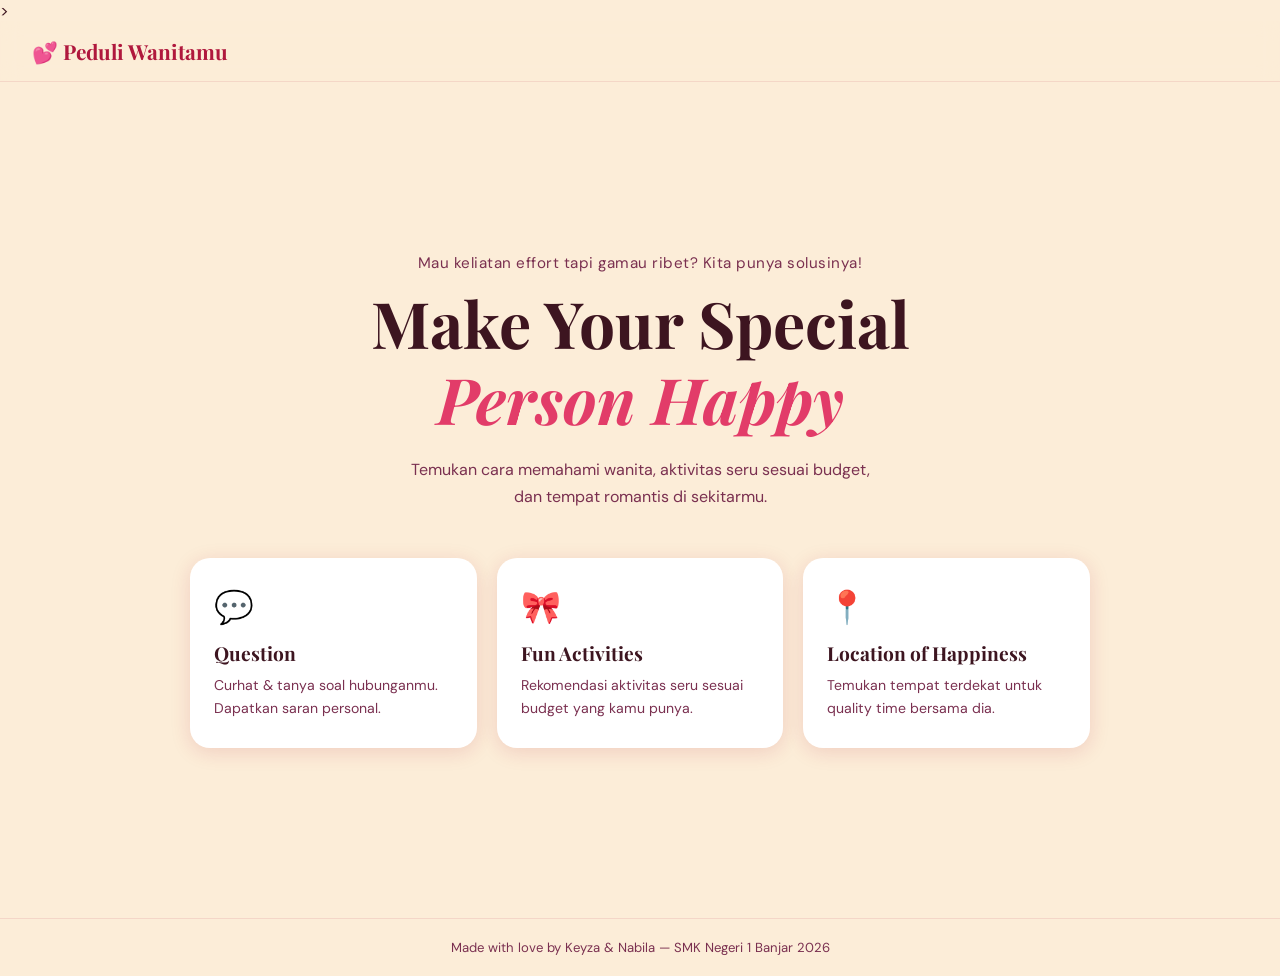
<file: index.html>
<!DOCTYPE html>
<html lang="id">
<head>
  <meta charset="UTF-8" />
  <meta name="viewport" content="width=device-width, initial-scale=1.0" />
  <title>Peduli Wanitamu</title>
  <link rel="stylesheet" href="style.css" />
  <link href="https://fonts.googleapis.com/css2?family=Playfair+Display:ital,wght@0,400;0,700;1,400&family=DM+Sans:wght@300;400;500&display=swap" rel="stylesheet" />
  <link rel="icon" href = "WhatsApp Image 2026-05-08 at 12.56.23.jpeg"
</head>
<body class="page-home">

  <!--navbar-->>
  <nav class="navbar">
    <div class="nav-logo">💕 Peduli Wanitamu</div>
    
  </nav>

  <!--judul-->
 <main class="hero">
    <div class="hero-content fade-in"> <!--animasi nongol-->

      <p class="hero-sub"> Mau keliatan effort tapi gamau ribet? Kita punya solusinya!</p>

      <h1 class="hero-title">
        Make Your Special<br /><em>Person Happy</em>
      </h1>

      <p class="hero-desc">
        Temukan cara memahami wanita, aktivitas seru sesuai budget,<br />
        dan tempat romantis di sekitarmu.
      </p>

      <!--tombol2 bwt fitur-->
      <div class="card-grid">

        <!--Question-->
        <a href="question.html" class="feature-card card-q">
          <div class="card-icon">💬</div>
          <h2>Question</h2>
          <p>Curhat & tanya soal hubunganmu. Dapatkan saran personal.</p>
        </a>

        <!--Fun Activities-->
        <a href="activities.html" class="feature-card card-a">
          <div class="card-icon">🎀</div>
          <h2>Fun Activities</h2>
          <p>Rekomendasi aktivitas seru sesuai budget yang kamu punya.</p>
        </a>

        <!--Location-->
        <a href="location.html" class="feature-card card-l">
          <div class="card-icon">📍</div>
          <h2>Location of Happiness</h2>
          <p>Temukan tempat terdekat untuk quality time bersama dia.</p>
        </a>

      </div>
    </div>
  </main>

  <!--footer-->
  <footer class="footer">
    <p>Made with love by Keyza & Nabila — SMK Negeri 1 Banjar 2026</p>
  </footer>

  <script src="script.js"></script>
</body>
</html>
</file>
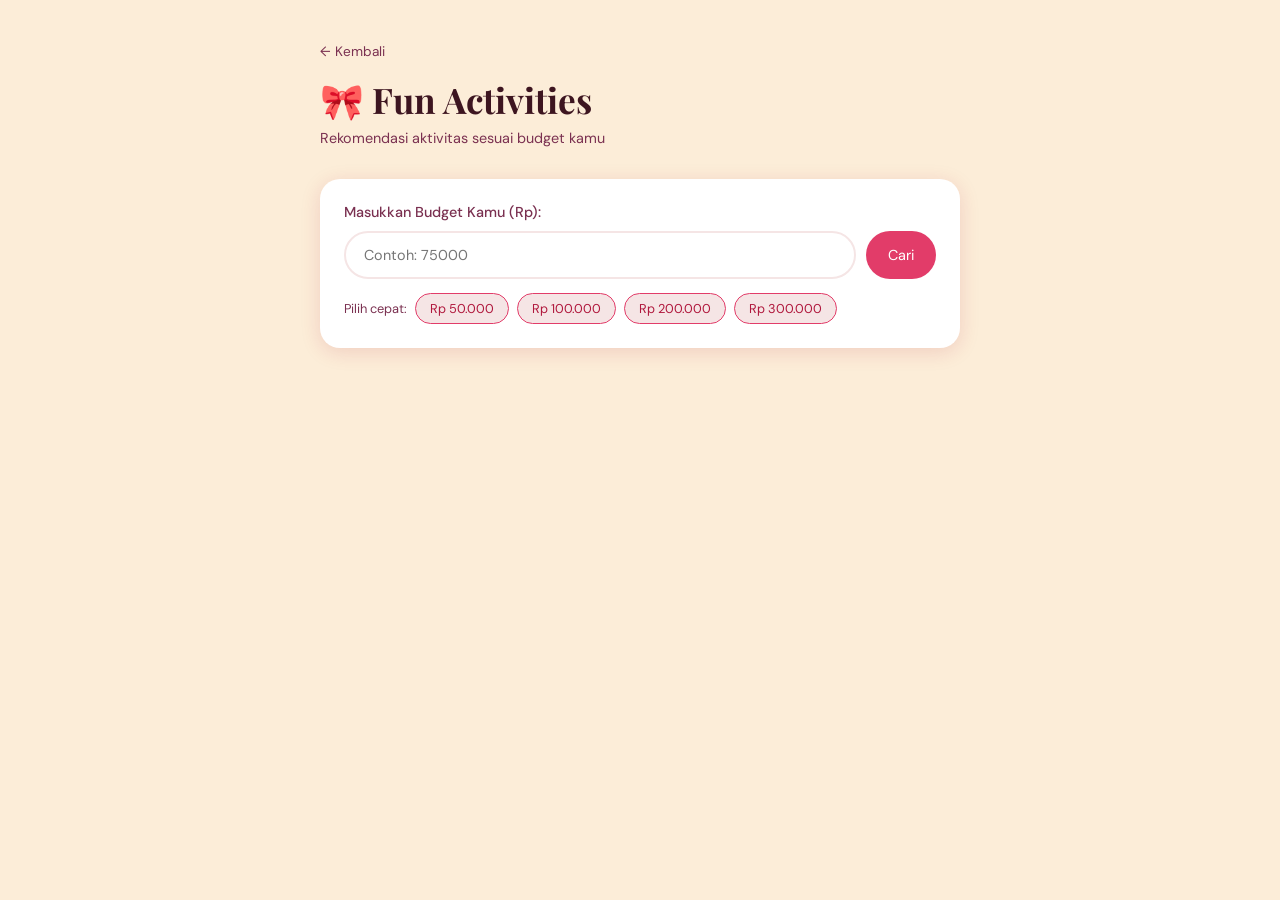
<file: activities.html>
<!DOCTYPE html>
<html lang="id">
<head>
  <meta charset="UTF-8" />
  <meta name="viewport" content="width=device-width, initial-scale=1.0" />
  <title>Fun Activities — Peduli Wanitamu</title>
  <link rel="stylesheet" href="style.css" />
  <link href="https://fonts.googleapis.com/css2?family=Playfair+Display:ital,wght@0,400;0,700;1,400&family=DM+Sans:wght@300;400;500&display=swap" rel="stylesheet" />
</head>
<body class="page-activities">

  <div class="page-wrapper fade-in">

    <div class="page-header">
      <a href="index.html" class="btn-back">← Kembali</a>
      <h1 class="page-title">🎀 Fun Activities</h1>
      <p class="page-subtitle">Rekomendasi aktivitas sesuai budget kamu</p>
    </div>

    <!--input budget===== -->
    <div class="budget-form">
      <label class="input-label">Masukkan Budget Kamu (Rp):</label>
      <div class="input-row">
        <input
          type="number"
          id="budgetInput"
          class="budget-input"
          placeholder="Contoh: 75000"
          min="0"
        />
        <!--tombol cari-->
        <button class="btn-primary" onclick="getActivities()">Cari </button>
      </div>

      <!--pilihan -->
      <div class="quick-budget">
        <span class="quick-label">Pilih cepat:</span>
        <button class="chip" onclick="setBudget(50000)">Rp 50.000</button>
        <button class="chip" onclick="setBudget(100000)">Rp 100.000</button>
        <button class="chip" onclick="setBudget(200000)">Rp 200.000</button>
        <button class="chip" onclick="setBudget(300000)">Rp 300.000</button>
      </div>
    </div>

    <div id="activityResult" class="result-area"></div>

  </div>

  <script src="script.js"></script>
</body>
</html>
</file>
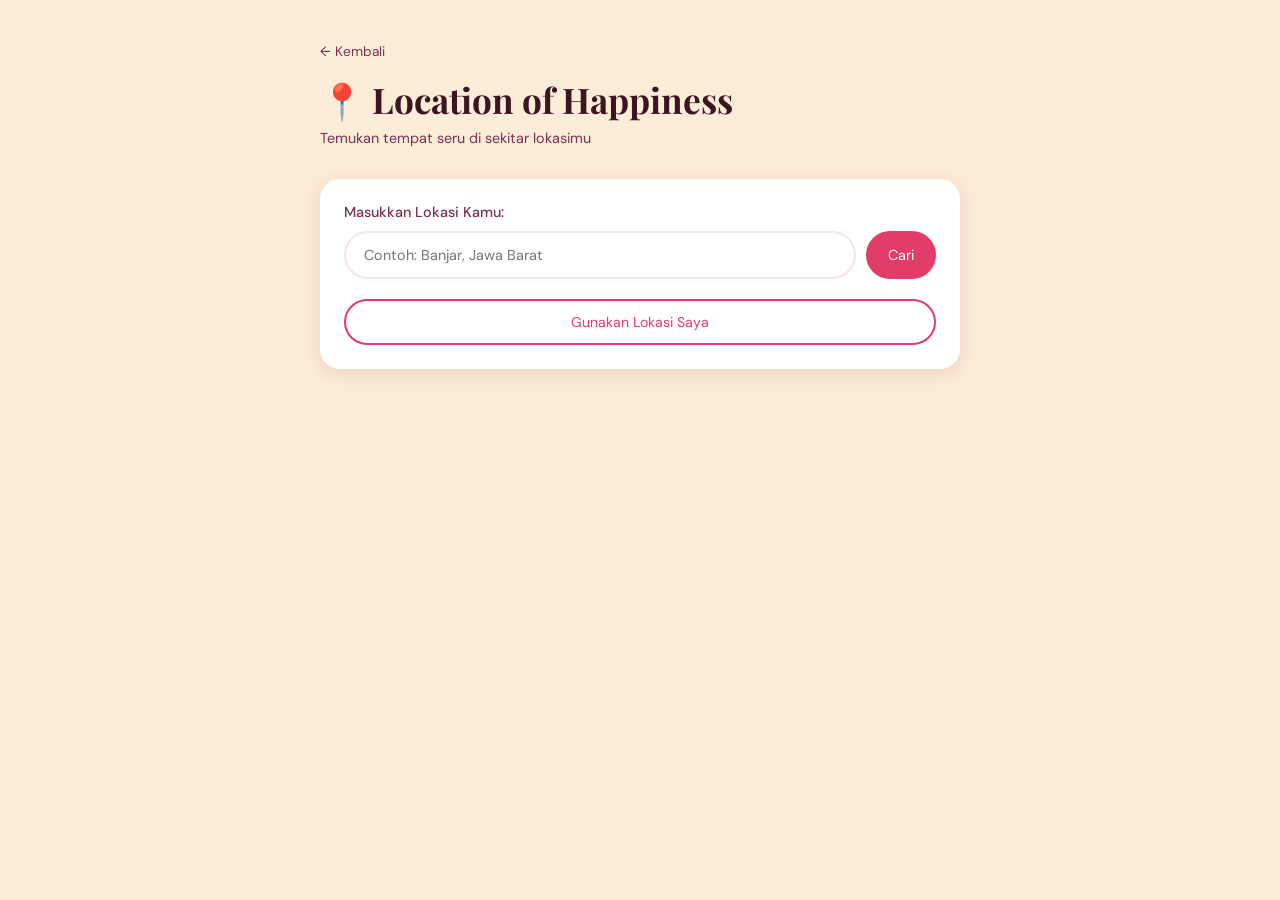
<file: location.html>
<!DOCTYPE html>
<html lang="id">
<head>
  <meta charset="UTF-8" />
  <meta name="viewport" content="width=device-width, initial-scale=1.0" />
  <title>Location of Happiness — Peduli Wanitamu</title>
  <link rel="stylesheet" href="style.css" />
  <link href="https://fonts.googleapis.com/css2?family=Playfair+Display:ital,wght@0,400;0,700;1,400&family=DM+Sans:wght@300;400;500&display=swap" rel="stylesheet" />
</head>
<body class="page-location">

  <div class="page-wrapper fade-in">

    <div class="page-header">
      <a href="index.html" class="btn-back">← Kembali</a>
      <h1 class="page-title">📍 Location of Happiness</h1>
      <p class="page-subtitle">Temukan tempat seru di sekitar lokasimu</p>
    </div>

    <!--input lokasi===== -->
    <div class="budget-form">
      <label class="input-label">Masukkan Lokasi Kamu:</label>

      <div class="input-row">
        <input
          type="text"
          id="locationInput"
          class="budget-input"
          placeholder="Contoh: Banjar, Jawa Barat"
        />
        <!--tombol cari tempat -->
        <button class="btn-primary" onclick="getLocations()">Cari </button>
      </div>

      <!--otomatis browser-->
      <button class="btn-outline" onclick="useMyLocation()"> Gunakan Lokasi Saya</button>
    </div>

    <div id="locationResult" class="result-area"></div>

  </div>

  <script src="script.js"></script>
</body>
</html>
</file>
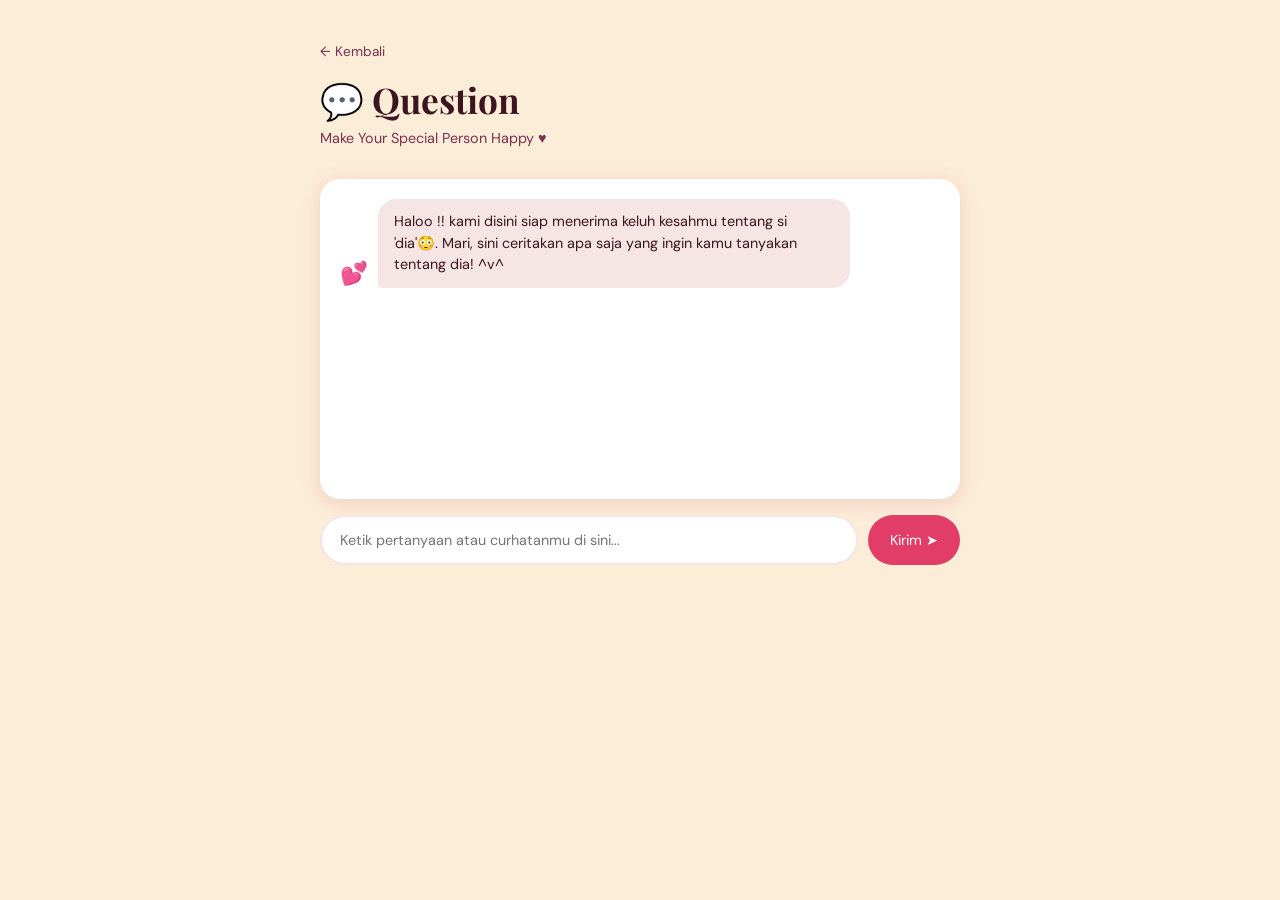
<file: question.html>
<!DOCTYPE html>
<html lang="id">
<head>
  <meta charset="UTF-8" />
  <meta name="viewport" content="width=device-width, initial-scale=1.0" />
  <title>Question — Peduli Wanitamu</title>
  <link rel="stylesheet" href="style.css" />
  <link href="https://fonts.googleapis.com/css2?family=Playfair+Display:ital,wght@0,400;0,700;1,400&family=DM+Sans:wght@300;400;500&display=swap" rel="stylesheet" />
</head>
<body class="page-question">

  <!--bg-->
  <div class="page-wrapper fade-in">

    <div class="page-header">
      <!--tombol kembali-->
      <a href="index.html" class="btn-back">← Kembali</a>
      <h1 class="page-title">💬 Question</h1>
      <p class="page-subtitle">Make Your Special Person Happy ♥</p>
    </div>

    <!--chatarea===== -->
    <div class="chat-box" id="chatBox">

      <!--bot-->
      <div class="chat-bubble bot">
        <span class="avatar">💕</span>
        <div class="bubble-text">
          Haloo !! kami disini siap menerima keluh kesahmu tentang si 'dia'😳. Mari, sini ceritakan apa saja yang ingin kamu tanyakan tentang dia! ^v^
        </div>
      </div>

    </div>

    <!--input pesan-->
    <div class="chat-input-area">
      <input
        type="text"
        id="userInput"
        class="chat-input"
        placeholder="Ketik pertanyaan atau curhatanmu di sini..."
      />
      <!--tombol kirim -->
      <button class="btn-send" onclick="sendMessage()">Kirim ➤</button>
    </div>

  <script src="script.js"></script>
</body>
</html>
</file>
<file: style.css>
:root {
  --pink-deep:   #B0183D;   /* merah-pink gelap (aksen kuat) */
  --pink-mid:    #E23C69;   /* pink medium (tombol utama) */
  --pink-soft:   #F5E5E5;   /* pink sangat muda (background card) */
  --peach:       #FFD464;   /* kuning-peach (highlight/chip) */
  --cream:       #FCEDD8;   /* cream lembut (background halaman) */
  --white:       #FFFFFF;
  --text-dark:   #3D1520;   /* teks gelap romantis */
  --text-mid:    #7A3050;   /* teks medium */
  --shadow:      rgba(176, 24, 61, 0.15);
}

/* ===== RESET & BASE ===== */
* {
  margin: 0;
  padding: 0;
  box-sizing: border-box;
}

body {
  font-family: 'DM Sans', sans-serif;
  background-color: var(--cream);
  color: var(--text-dark);
  min-height: 100vh;
  overflow-x: hidden;
}

/* ===== ANIMASI FADE IN (muncul halus saat halaman dibuka) ===== */
.fade-in {
  animation: fadeInUp 0.7s ease both;
}

@keyframes fadeInUp {
  from {
    opacity: 0;
    transform: translateY(30px);
  }
  to {
    opacity: 1;
    transform: translateY(0);
  }
}

/* ===================================
   NAVBAR
   =================================== */
.navbar {
  position: sticky;
  top: 0;
  z-index: 100;
  display: flex;
  justify-content: space-between;
  align-items: center;
  padding: 16px 32px;
  background: rgba(252, 237, 216, 0.85);  /* cream semi-transparan */
  backdrop-filter: blur(10px);            /* efek kaca */
  border-bottom: 1px solid rgba(176, 24, 61, 0.1);
}

.nav-logo {
  font-family: 'Playfair Display', serif;
  font-size: 1.3rem;
  font-weight: 700;
  color: var(--pink-deep);
}

.nav-tagline {
  font-size: 0.8rem;
  color: var(--text-mid);
  letter-spacing: 1.5px;
  text-transform: uppercase;
}

/* ===================================
   HOME PAGE — HERO SECTION
   =================================== */
.hero {
  position: relative;
  z-index: 1;
  min-height: calc(100vh - 64px);  /* tinggi penuh dikurangi navbar */
  display: flex;
  align-items: center;
  justify-content: center;
  padding: 40px 24px;
}

.hero-content {
  text-align: center;
  max-width: 900px;
  width: 100%;
}

/* Sub-judul kecil di atas judul utama */
.hero-sub {
  font-size: 0.95rem;
  color: var(--text-mid);
  margin-bottom: 12px;
  letter-spacing: 0.5px;
}

/* Judul besar */
.hero-title {
  font-family: 'Playfair Display', serif;
  font-size: clamp(2.2rem, 6vw, 4rem);  /* ukuran adaptif */
  line-height: 1.2;
  color: var(--text-dark);
  margin-bottom: 18px;
}

/* Teks italic romantis dalam judul */
.hero-title em {
  color: var(--pink-mid);
  font-style: italic;
}

.hero-desc {
  font-size: 1rem;
  color: var(--text-mid);
  line-height: 1.7;
  margin-bottom: 48px;
}

/* ===================================
   GRID 3 KARTU FITUR (HOME)
   =================================== */
.card-grid {
  display: grid;
  grid-template-columns: repeat(auto-fit, minmax(240px, 1fr));
  gap: 20px;
  text-align: left;
}

/* Kartu fitur — dasar */
.feature-card {
  background: var(--white);
  border-radius: 20px;
  padding: 28px 24px;
  text-decoration: none;
  color: var(--text-dark);
  box-shadow: 0 4px 20px var(--shadow);
  transition: transform 0.25s ease, box-shadow 0.25s ease;
  position: relative;
  overflow: hidden;
  display: block;
}

/* Ikon kartu */
.card-icon {
  font-size: 2rem;
  margin-bottom: 12px;
}

.feature-card h2 {
  font-family: 'Playfair Display', serif;
  font-size: 1.2rem;
  margin-bottom: 8px;
  color: var(--text-dark);
}

.feature-card p {
  font-size: 0.88rem;
  color: var(--text-mid);
  line-height: 1.6;
}

/* Panah di pojok bawah kanan kartu */
.card-arrow {
  display: inline-block;
  margin-top: 16px;
  font-size: 1.2rem;
  color: var(--pink-mid);
  transition: transform 0.2s;
}

.feature-card:hover .card-arrow {
  transform: translateX(5px);
}

/* ===================================
   FOOTER
   =================================== */
.footer {
  position: relative;
  z-index: 1;
  text-align: center;
  padding: 20px;
  font-size: 0.82rem;
  color: var(--text-mid);
  border-top: 1px solid rgba(176, 24, 61, 0.1);
}

/* ===================================
   PAGE WRAPPER (halaman Question,
   Activities, Location)
   =================================== */
.page-wrapper {
  position: relative;
  z-index: 1;
  max-width: 680px;
  margin: 0 auto;
  padding: 40px 20px 60px;
  min-height: 100vh;
}

/* Header tiap halaman fitur */
.page-header {
  margin-bottom: 32px;
}

/* Tombol kembali ke home */
.btn-back {
  display: inline-block;
  font-size: 0.85rem;
  color: var(--text-mid);
  text-decoration: none;
  margin-bottom: 16px;
  transition: color 0.2s;
}

.btn-back:hover {
  color: var(--pink-mid);
}

.page-title {
  font-family: 'Playfair Display', serif;
  font-size: clamp(1.6rem, 4vw, 2.2rem);
  color: var(--text-dark);
  margin-bottom: 6px;
}

.page-subtitle {
  font-size: 0.9rem;
  color: var(--text-mid);
}

/* ===================================
   HALAMAN QUESTION — CHAT UI
   =================================== */

/* Kotak area chat pesan */
.chat-box {
  background: var(--white);
  border-radius: 20px;
  padding: 20px;
  min-height: 320px;
  max-height: 420px;
  overflow-y: auto;          /* scroll jika penuh */
  display: flex;
  flex-direction: column;
  gap: 16px;
  box-shadow: 0 4px 20px var(--shadow);
  margin-bottom: 16px;
}

/* Gelembung chat — umum */
.chat-bubble {
  display: flex;
  align-items: flex-end;
  gap: 10px;
  max-width: 85%;
}

/* Gelembung dari bot (kiri) */
.chat-bubble.bot {
  align-self: flex-start;
}

/* Gelembung dari user (kanan) */
.chat-bubble.user {
  align-self: flex-end;
  flex-direction: row-reverse;
}

/* Avatar emoji */
.avatar {
  font-size: 1.4rem;
  flex-shrink: 0;
}

/* Teks di dalam gelembung */
.bubble-text {
  padding: 12px 16px;
  border-radius: 18px;
  font-size: 0.9rem;
  line-height: 1.5;
}

/* Warna gelembung bot */
.chat-bubble.bot .bubble-text {
  background: var(--pink-soft);
  color: var(--text-dark);
  border-bottom-left-radius: 4px;
}

/* Warna gelembung user */
.chat-bubble.user .bubble-text {
  background: var(--pink-mid);
  color: white;
  border-bottom-right-radius: 4px;
}

/* Area input teks + tombol kirim */
.chat-input-area {
  display: flex;
  gap: 10px;
}

.chat-input {
  flex: 1;
  padding: 14px 18px;
  border: 2px solid var(--pink-soft);
  border-radius: 50px;
  font-family: 'DM Sans', sans-serif;
  font-size: 0.9rem;
  outline: none;
  background: white;
  transition: border-color 0.2s;
}

.chat-input:focus {
  border-color: var(--pink-mid);
}

/* Tombol kirim */
.btn-send {
  padding: 14px 22px;
  background: var(--pink-mid);
  color: white;
  border: none;
  border-radius: 50px;
  font-family: 'DM Sans', sans-serif;
  font-size: 0.9rem;
  cursor: pointer;
  transition: background 0.2s, transform 0.15s;
  white-space: nowrap;
}

.btn-send:hover {
  background: var(--pink-deep);
  transform: scale(1.03);
}

.btn-send:active {
  transform: scale(0.98);
}


/* ===================================
   HALAMAN ACTIVITIES & LOCATION
   Form input budget / lokasi
   =================================== */
.budget-form {
  background: white;
  border-radius: 20px;
  padding: 24px;
  box-shadow: 0 4px 20px var(--shadow);
  margin-bottom: 24px;
}

.input-label {
  display: block;
  font-size: 0.9rem;
  color: var(--text-mid);
  margin-bottom: 10px;
  font-weight: 500;
}

/* Row input + tombol cari dalam satu baris */
.input-row {
  display: flex;
  gap: 10px;
  margin-bottom: 14px;
}

/* Input angka/teks */
.budget-input {
  flex: 1;
  padding: 13px 18px;
  border: 2px solid var(--pink-soft);
  border-radius: 50px;
  font-family: 'DM Sans', sans-serif;
  font-size: 0.9rem;
  outline: none;
  transition: border-color 0.2s;
}

.budget-input:focus {
  border-color: var(--pink-mid);
}

/* Tombol utama (Cari) */
.btn-primary {
  padding: 13px 22px;
  background: var(--pink-mid);
  color: white;
  border: none;
  border-radius: 50px;
  font-family: 'DM Sans', sans-serif;
  font-size: 0.9rem;
  cursor: pointer;
  transition: background 0.2s, transform 0.15s;
  white-space: nowrap;
}

.btn-primary:hover {
  background: var(--pink-deep);
  transform: scale(1.03);
}

/* Tombol outline (gunakan lokasi saya) */
.btn-outline {
  width: 100%;
  padding: 12px;
  background: transparent;
  border: 2px solid var(--pink-mid);
  color: var(--pink-mid);
  border-radius: 50px;
  font-family: 'DM Sans', sans-serif;
  font-size: 0.88rem;
  cursor: pointer;
  transition: background 0.2s, color 0.2s;
  margin-top: 6px;
}

.btn-outline:hover {
  background: var(--pink-soft);
}

/* Chip budget cepat */
.quick-budget {
  display: flex;
  flex-wrap: wrap;
  gap: 8px;
  align-items: center;
}

.quick-label {
  font-size: 0.8rem;
  color: var(--text-mid);
}

.chip {
  padding: 6px 14px;
  background: var(--pink-soft);
  border: 1.5px solid var(--pink-mid);
  border-radius: 50px;
  font-size: 0.8rem;
  color: var(--pink-deep);
  cursor: pointer;
  transition: background 0.2s;
  font-family: 'DM Sans', sans-serif;
}

.chip:hover {
  background: var(--peach);
}

/* ===================================
   AREA HASIL REKOMENDASI (cards)
   =================================== */
.result-area {
  display: flex;
  flex-direction: column;
  gap: 16px;
}

/* Card hasil satu item */
.result-card {
  background: white;
  border-radius: 18px;
  padding: 20px 22px;
  box-shadow: 0 4px 16px var(--shadow);
  border-left: 4px solid var(--pink-mid);
  animation: fadeInUp 0.4s ease both;
  display: flex;
  flex-direction: column;
  gap: 6px;
}

.result-card .rc-icon {
  font-size: 1.6rem;
}

.result-card .rc-title {
  font-family: 'Playfair Display', serif;
  font-size: 1.1rem;
  color: var(--text-dark);
}

.result-card .rc-desc {
  font-size: 0.87rem;
  color: var(--text-mid);
  line-height: 1.5;
}

.result-card .rc-tag {
  display: inline-block;
  background: var(--pink-soft);
  color: var(--pink-deep);
  font-size: 0.75rem;
  padding: 3px 10px;
  border-radius: 50px;
  margin-top: 4px;
  width: fit-content;
}

/* Tombol Google Maps dummy */
.btn-maps {
  display: inline-block;
  margin-top: 10px;
  padding: 8px 16px;
  background: var(--peach);
  color: var(--text-dark);
  border: none;
  border-radius: 50px;
  font-size: 0.82rem;
  font-family: 'DM Sans', sans-serif;
  cursor: pointer;
  text-decoration: none;
  transition: background 0.2s;
  width: fit-content;
}

.btn-maps:hover {
  background: #e8c050;
}

/* Pesan jika belum ada hasil */
.empty-state {
  text-align: center;
  padding: 40px 20px;
  color: var(--text-mid);
  font-size: 0.9rem;
}

.empty-state .es-icon {
  font-size: 2.5rem;
  display: block;
  margin-bottom: 12px;
}

/* ===================================
   RESPONSIVE — Layar Kecil (HP)
   =================================== */
@media (max-width: 600px) {
  .navbar {
    padding: 12px 20px;
  }

  .hero {
    padding: 30px 16px;
  }

  .hero-desc br {
    display: none;  /* hilangkan line break di HP */
  }

  .card-grid {
    grid-template-columns: 1fr;  /* 1 kolom di HP */
  }

  .input-row {
    flex-direction: column;  /* input dan tombol menumpuk di HP */
  }

  .btn-primary {
    width: 100%;
  }

  .chat-input-area {
    flex-direction: column;
  }

  .btn-send {
    width: 100%;
  }
}
</file>
